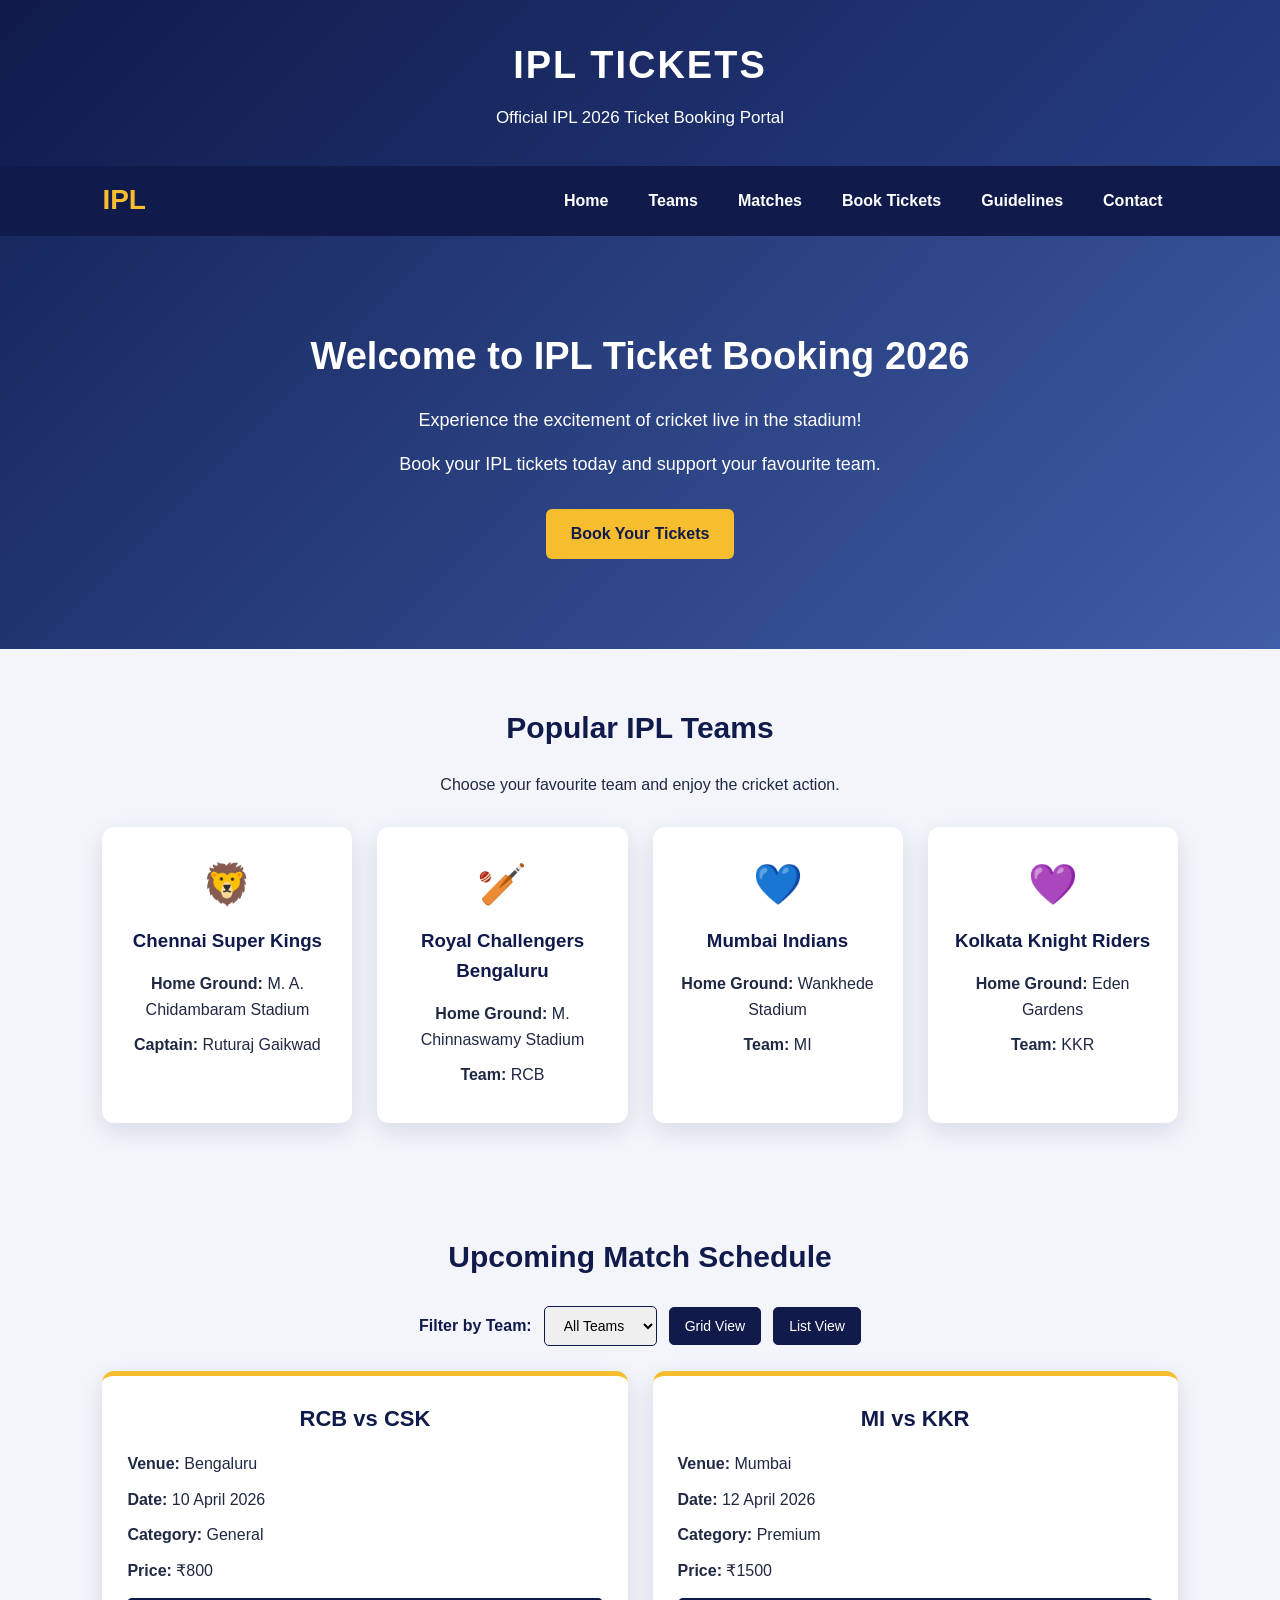
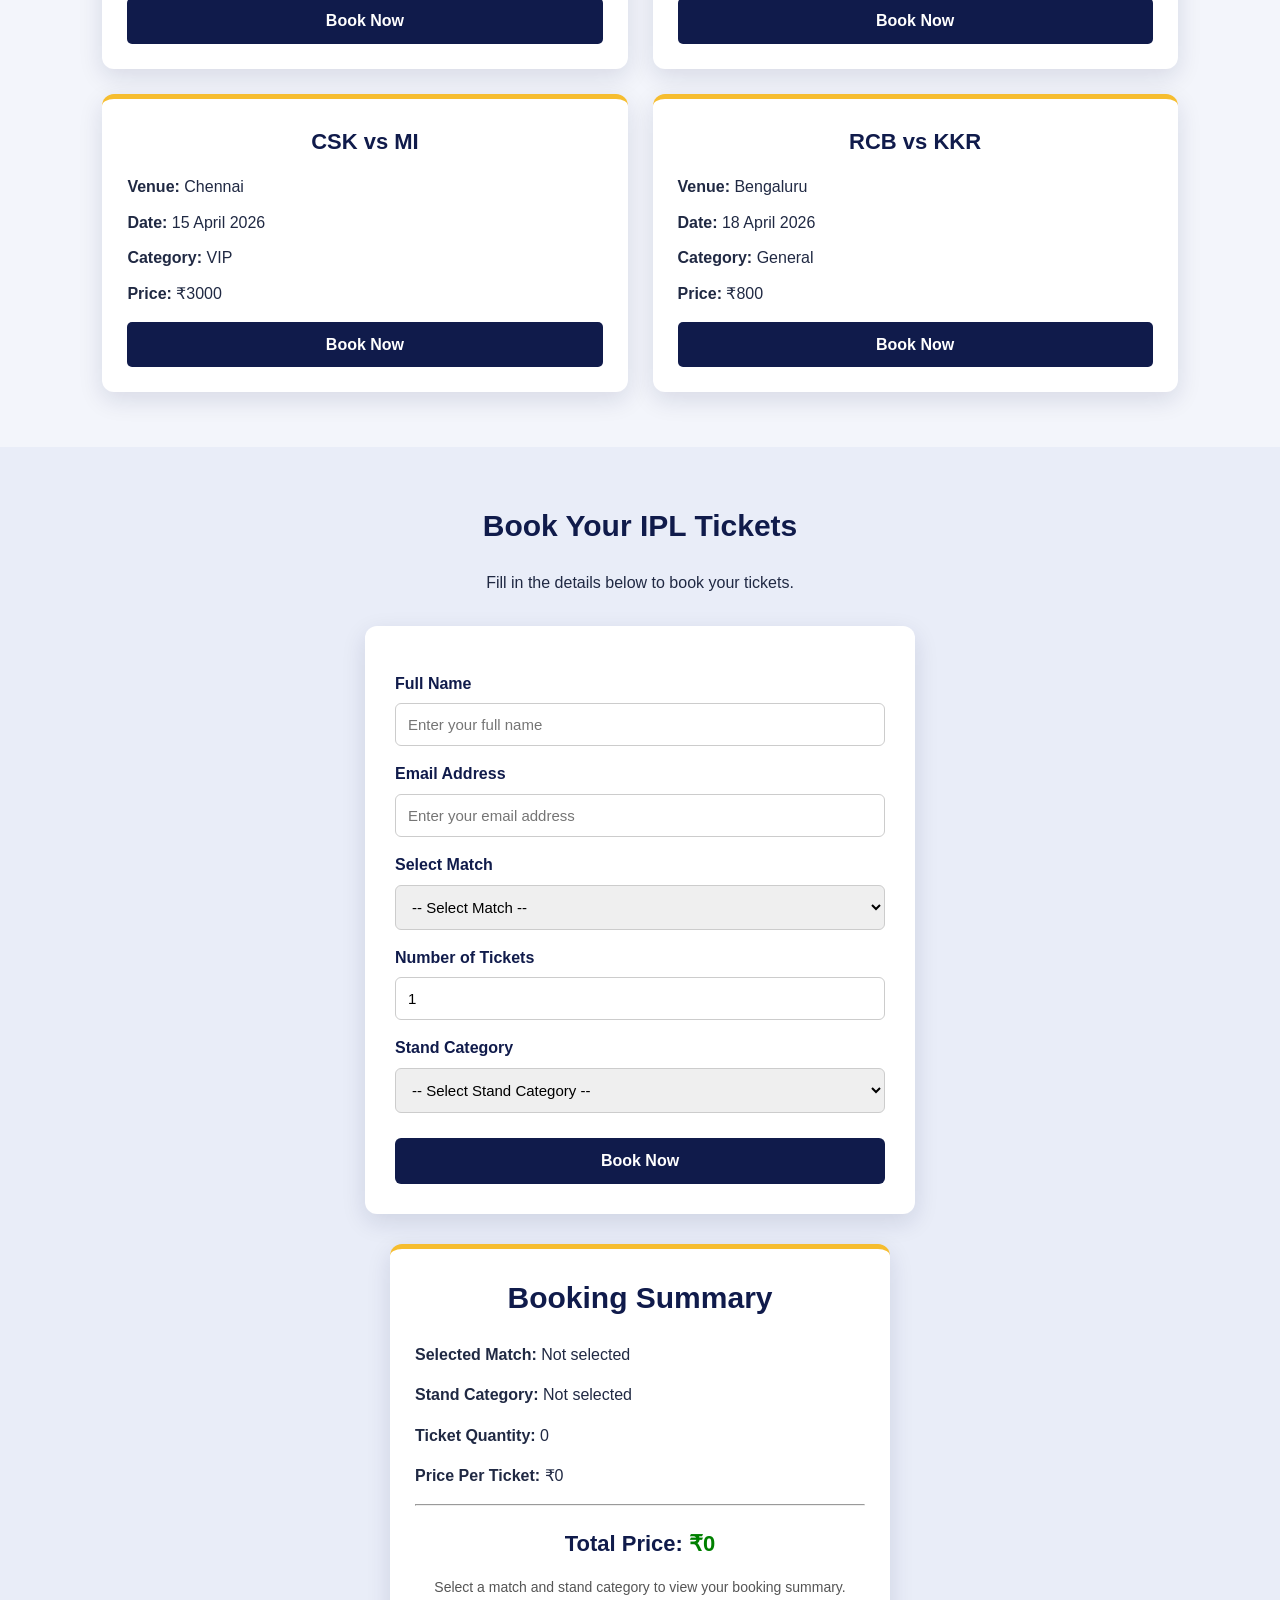
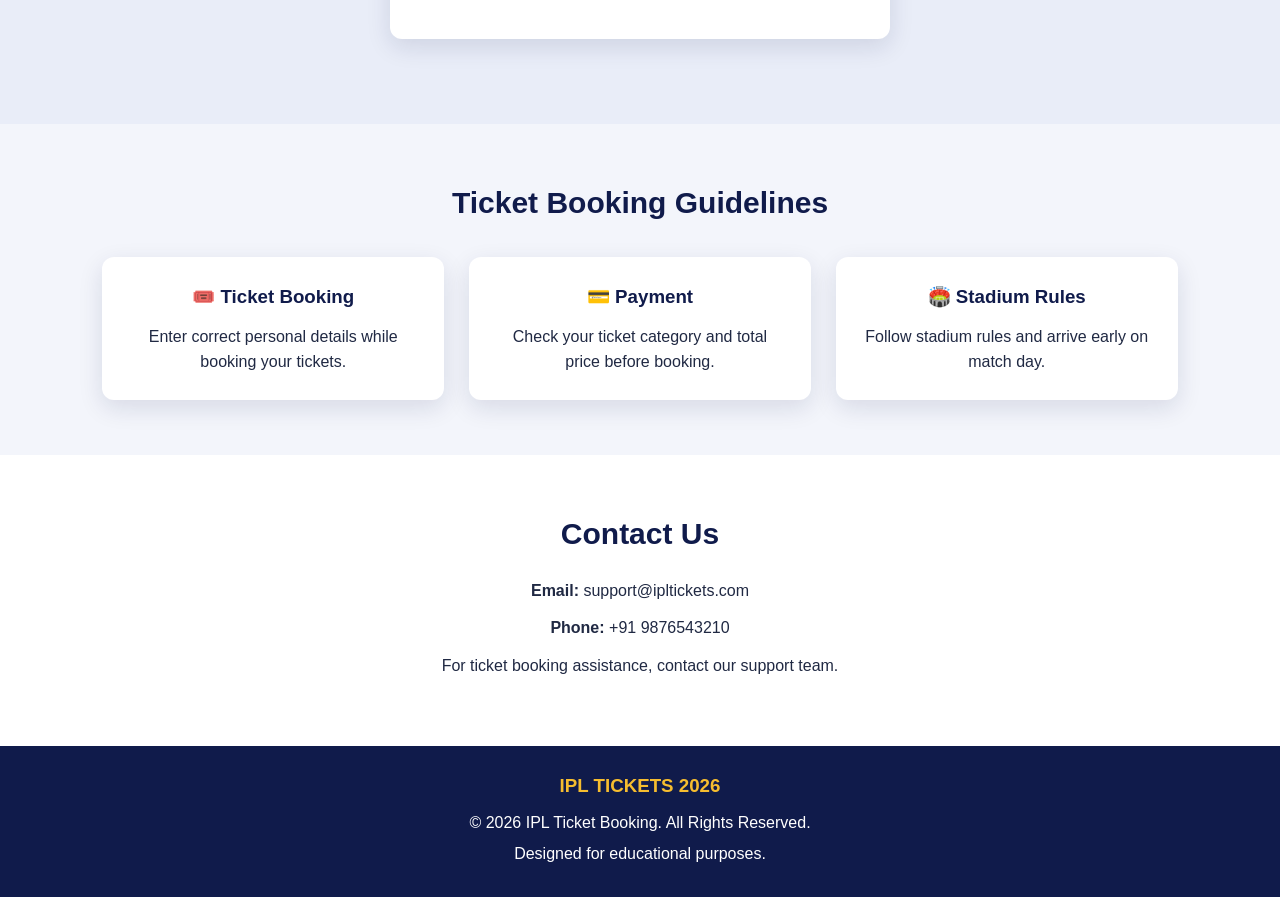
<file: index.html>
<!DOCTYPE html>
<html lang="en">
<head>
    <meta charset="UTF-8">
    <meta name="viewport" content="width=device-width, initial-scale=1.0">
    <title>IPL Ticket Booking 2026</title>
    <link rel="stylesheet" href="style.css">
</head>

<body>

    <!-- Header -->
    <header>
        <h1>IPL TICKETS</h1>
        <p>Official IPL 2026 Ticket Booking Portal</p>
    </header>

    <!-- Navigation -->
    <nav class="navbar">
        <h2 class="logo">IPL</h2>

        <button class="menu-toggle" id="menuToggle"
                aria-label="Toggle navigation" aria-expanded="false">
            ☰
        </button>

        <div class="nav-links" id="navLinks">
            <a href="#home">Home</a>
            <a href="#teams">Teams</a>
            <a href="#schedule">Matches</a>
            <a href="#booking">Book Tickets</a>
            <a href="#guidelines">Guidelines</a>
            <a href="#contact">Contact</a>
        </div>
    </nav>

    <!-- Hero Section -->
    <section id="home">
        <h1>Welcome to IPL Ticket Booking 2026</h1>
        <p>Experience the excitement of cricket live in the stadium!</p>
        <p>Book your IPL tickets today and support your favourite team.</p>
        <a href="#booking" class="hero-button">Book Your Tickets</a>
    </section>

    <!-- Popular Teams -->
    <section id="teams">
        <h2>Popular IPL Teams</h2>
        <p>Choose your favourite team and enjoy the cricket action.</p>

        <div class="team-container">

            <div class="team-card">
                <div class="team-icon">🦁</div>
                <h3>Chennai Super Kings</h3>
                <p><strong>Home Ground:</strong> M. A. Chidambaram Stadium</p>
                <p><strong>Captain:</strong> Ruturaj Gaikwad</p>
            </div>

            <div class="team-card">
                <div class="team-icon">🏏</div>
                <h3>Royal Challengers Bengaluru</h3>
                <p><strong>Home Ground:</strong> M. Chinnaswamy Stadium</p>
                <p><strong>Team:</strong> RCB</p>
            </div>

            <div class="team-card">
                <div class="team-icon">💙</div>
                <h3>Mumbai Indians</h3>
                <p><strong>Home Ground:</strong> Wankhede Stadium</p>
                <p><strong>Team:</strong> MI</p>
            </div>

            <div class="team-card">
                <div class="team-icon">💜</div>
                <h3>Kolkata Knight Riders</h3>
                <p><strong>Home Ground:</strong> Eden Gardens</p>
                <p><strong>Team:</strong> KKR</p>
            </div>

        </div>
    </section>

    <!-- Match Schedule -->
    <section id="schedule">
        <h2>Upcoming Match Schedule</h2>

        <!-- Team Filter -->
        <div class="match-controls">

            <label for="teamFilter">Filter by Team:</label>

            <select id="teamFilter">
                <option value="all">All Teams</option>
                <option value="RCB">RCB</option>
                <option value="CSK">CSK</option>
                <option value="MI">MI</option>
                <option value="KKR">KKR</option>
            </select>

            <button type="button" id="gridBtn">Grid View</button>
            <button type="button" id="listBtn">List View</button>

        </div>

        <!-- Match Cards -->
        <div class="match-container" id="matchContainer">

            <div class="match-card" data-teams="RCB CSK">
                <h3>RCB vs CSK</h3>
                <p><strong>Venue:</strong> Bengaluru</p>
                <p><strong>Date:</strong> 10 April 2026</p>
                <p><strong>Category:</strong> General</p>
                <p><strong>Price:</strong> ₹800</p>
                <a href="#booking" class="match-button">Book Now</a>
            </div>

            <div class="match-card" data-teams="MI KKR">
                <h3>MI vs KKR</h3>
                <p><strong>Venue:</strong> Mumbai</p>
                <p><strong>Date:</strong> 12 April 2026</p>
                <p><strong>Category:</strong> Premium</p>
                <p><strong>Price:</strong> ₹1500</p>
                <a href="#booking" class="match-button">Book Now</a>
            </div>

            <div class="match-card" data-teams="CSK MI">
                <h3>CSK vs MI</h3>
                <p><strong>Venue:</strong> Chennai</p>
                <p><strong>Date:</strong> 15 April 2026</p>
                <p><strong>Category:</strong> VIP</p>
                <p><strong>Price:</strong> ₹3000</p>
                <a href="#booking" class="match-button">Book Now</a>
            </div>

            <div class="match-card" data-teams="RCB KKR">
                <h3>RCB vs KKR</h3>
                <p><strong>Venue:</strong> Bengaluru</p>
                <p><strong>Date:</strong> 18 April 2026</p>
                <p><strong>Category:</strong> General</p>
                <p><strong>Price:</strong> ₹800</p>
                <a href="#booking" class="match-button">Book Now</a>
            </div>

        </div>
    </section>

    <!-- Ticket Booking Form -->
    <section id="booking">
        <h2>Book Your IPL Tickets</h2>
        <p>Fill in the details below to book your tickets.</p>

        <form id="bookingForm">

            <label for="name">Full Name</label>
            <input type="text" id="name" name="name"
                   placeholder="Enter your full name" required>

            <label for="email">Email Address</label>
            <input type="email" id="email" name="email"
                   placeholder="Enter your email address" required>

            <label for="match">Select Match</label>
            <select id="match" name="match" required>
                <option value="">-- Select Match --</option>
                <option value="RCB vs CSK">RCB vs CSK</option>
                <option value="MI vs KKR">MI vs KKR</option>
                <option value="CSK vs MI">CSK vs MI</option>
                <option value="RCB vs KKR">RCB vs KKR</option>
            </select>

            <label for="quantity">Number of Tickets</label>
            <input type="number" id="quantity" name="quantity"
                   min="1" max="10" value="1" required>

            <label for="category">Stand Category</label>
            <select id="category" name="category" required>
                <option value="">-- Select Stand Category --</option>
                <option value="General">General</option>
                <option value="Premium">Premium</option>
                <option value="VIP">VIP</option>
            </select>

            <button type="submit">Book Now</button>
        </form>

        <!-- Booking Summary -->
        <div class="booking-summary">
            <h2>Booking Summary</h2>

            <p><strong>Selected Match:</strong>
                <span id="summaryMatch">Not selected</span></p>

            <p><strong>Stand Category:</strong>
                <span id="summaryCategory">Not selected</span></p>

            <p><strong>Ticket Quantity:</strong>
                <span id="summaryQuantity">0</span></p>

            <p><strong>Price Per Ticket:</strong>
                <span id="summaryPrice">₹0</span></p>

            <hr>

            <h3>Total Price: <span id="totalPrice">₹0</span></h3>

            <p id="summaryMessage">
                Select a match and stand category to view your booking summary.
            </p>
        </div>
    </section>

    <!-- Guidelines -->
    <section id="guidelines">
        <h2>Ticket Booking Guidelines</h2>

        <div class="guidelines-container">

            <div class="guideline-card">
                <h3>🎟️ Ticket Booking</h3>
                <p>Enter correct personal details while booking your tickets.</p>
            </div>

            <div class="guideline-card">
                <h3>💳 Payment</h3>
                <p>Check your ticket category and total price before booking.</p>
            </div>

            <div class="guideline-card">
                <h3>🏟️ Stadium Rules</h3>
                <p>Follow stadium rules and arrive early on match day.</p>
            </div>

        </div>
    </section>

    <!-- Contact -->
    <section id="contact">
        <h2>Contact Us</h2>
        <p><strong>Email:</strong> support@ipltickets.com</p>
        <p><strong>Phone:</strong> +91 9876543210</p>
        <p>For ticket booking assistance, contact our support team.</p>
    </section>

    <!-- Footer -->
    <footer>
        <h3>IPL TICKETS 2026</h3>
        <p>© 2026 IPL Ticket Booking. All Rights Reserved.</p>
        <p>Designed for educational purposes.</p>
    </footer>

    <script src="app.js"></script>

</body>
</html>
</file>
<file: style.css>
/* IPL Ticket Booking 2026 - Activity 8 */

/* Color Variables */
:root {
    --primary: #101b4b;
    --accent: #f6bd2f;
    --background: #f3f5fb;
    --text: #202943;
    --white: #ffffff;
    --shadow: 0 8px 25px rgba(16, 27, 75, 0.12);
}

/* General Styling */
* {
    margin: 0;
    padding: 0;
    box-sizing: border-box;
}

html {
    scroll-behavior: smooth;
}

body {
    font-family: Arial, sans-serif;
    background: var(--background);
    color: var(--text);
    line-height: 1.6;
}

/* Header */
header {
    background: linear-gradient(135deg, #101b4b, #263d82);
    color: var(--white);
    text-align: center;
    padding: 35px 20px;
}

header h1 {
    font-size: 38px;
    letter-spacing: 2px;
    margin-bottom: 8px;
}

header p {
    font-size: 17px;
}

/* Navigation - Flexbox */
.navbar {
    background: var(--primary);
    display: flex;
    align-items: center;
    justify-content: space-between;
    padding: 12px 8%;
    position: sticky;
    top: 0;
    z-index: 100;
}

.logo {
    color: var(--accent);
    font-size: 28px;
}

.nav-links {
    display: flex;
    align-items: center;
    gap: 10px;
}

.nav-links a {
    color: var(--white);
    text-decoration: none;
    padding: 10px 15px;
    font-weight: bold;
    transition: 0.3s;
}

.nav-links a:hover {
    background: var(--accent);
    color: var(--primary);
    border-radius: 5px;
}

/* Hamburger Menu */
.menu-toggle {
    display: none;
    background: var(--accent);
    color: var(--primary);
    border: none;
    padding: 8px 13px;
    font-size: 24px;
    border-radius: 5px;
    cursor: pointer;
}

/* Common Sections */
section {
    padding: 55px 8%;
    scroll-margin-top: 75px;
}

section h2 {
    text-align: center;
    color: var(--primary);
    font-size: 30px;
    margin-bottom: 20px;
}

section > p {
    text-align: center;
    margin-bottom: 25px;
}

/* Hero Section */
#home {
    background: linear-gradient(135deg, #17285f, #405da7);
    color: var(--white);
    text-align: center;
    padding: 90px 20px;
}

#home h1 {
    font-size: 38px;
    margin-bottom: 20px;
}

#home p {
    font-size: 18px;
    margin-bottom: 15px;
}

.hero-button {
    display: inline-block;
    background: var(--accent);
    color: var(--primary);
    padding: 12px 25px;
    margin-top: 15px;
    border-radius: 6px;
    text-decoration: none;
    font-weight: bold;
    transition: 0.3s;
}

.hero-button:hover {
    background: var(--white);
    transform: translateY(-3px);
}

/* IPL Teams - CSS Grid */
.team-container {
    display: grid;
    grid-template-columns: repeat(auto-fit, minmax(220px, 1fr));
    gap: 25px;
    margin-top: 30px;
}

.team-card {
    background: var(--white);
    padding: 25px;
    border-radius: 12px;
    text-align: center;
    box-shadow: var(--shadow);
    transition: 0.3s;
}

.team-card:hover {
    transform: translateY(-7px);
}

.team-icon {
    font-size: 40px;
    margin-bottom: 10px;
}

.team-card h3 {
    color: var(--primary);
    margin-bottom: 15px;
}

.team-card p {
    margin: 10px 0;
}

/* Match Controls */
.match-controls {
    display: flex;
    justify-content: center;
    align-items: center;
    flex-wrap: wrap;
    gap: 12px;
    margin: 25px 0;
}

.match-controls label {
    font-weight: bold;
    color: var(--primary);
}

.match-controls select,
.match-controls button {
    padding: 10px 15px;
    border: 1px solid var(--primary);
    border-radius: 5px;
    font-size: 14px;
}

.match-controls button {
    background: var(--primary);
    color: var(--white);
    cursor: pointer;
    transition: 0.3s;
}

.match-controls button:hover {
    background: var(--accent);
    color: var(--primary);
}

/* Match Cards - CSS Grid */
.match-container {
    display: grid;
    grid-template-columns: repeat(2, minmax(0, 1fr));
    gap: 25px;
    margin-top: 25px;
}

.match-card {
    background: var(--white);
    padding: 25px;
    border-radius: 12px;
    box-shadow: var(--shadow);
    border-top: 5px solid var(--accent);
    transition: 0.3s;
}

.match-card:hover {
    transform: translateY(-5px);
}

.match-card h3 {
    color: var(--primary);
    font-size: 22px;
    margin-bottom: 15px;
    text-align: center;
}

.match-card p {
    margin: 10px 0;
}

.match-button {
    display: block;
    background: var(--primary);
    color: var(--white);
    text-align: center;
    text-decoration: none;
    padding: 10px;
    border-radius: 5px;
    margin-top: 15px;
    font-weight: bold;
}

.match-button:hover {
    background: var(--accent);
    color: var(--primary);
}

/* List View */
.match-container.list-view {
    grid-template-columns: 1fr;
}

.match-container.list-view .match-card {
    display: flex;
    flex-wrap: wrap;
    align-items: center;
    justify-content: space-between;
    gap: 12px;
}

.match-container.list-view .match-card h3 {
    width: 100%;
}

.match-container.list-view .match-card p {
    margin: 0;
}

.match-container.list-view .match-button {
    min-width: 120px;
    margin-top: 0;
}

/* Booking Form */
#booking {
    background: #e9edf8;
}

#bookingForm {
    max-width: 550px;
    margin: 30px auto;
    background: var(--white);
    padding: 30px;
    border-radius: 12px;
    box-shadow: var(--shadow);
}

#bookingForm label {
    display: block;
    margin: 15px 0 7px;
    font-weight: bold;
    color: var(--primary);
}

#bookingForm input,
#bookingForm select {
    width: 100%;
    padding: 12px;
    border: 1px solid #ccc;
    border-radius: 6px;
    font-size: 15px;
    outline: none;
}

#bookingForm input:focus,
#bookingForm select:focus {
    border-color: var(--primary);
    box-shadow: 0 0 5px rgba(16, 27, 75, 0.2);
}

#bookingForm button {
    width: 100%;
    background: var(--primary);
    color: var(--white);
    border: none;
    padding: 14px;
    margin-top: 25px;
    border-radius: 6px;
    font-size: 16px;
    font-weight: bold;
    cursor: pointer;
}

#bookingForm button:hover {
    background: var(--accent);
    color: var(--primary);
}

/* Booking Summary */
.booking-summary {
    max-width: 500px;
    margin: 30px auto;
    padding: 25px;
    background: var(--white);
    border-radius: 12px;
    box-shadow: var(--shadow);
    border-top: 5px solid var(--accent);
}

.booking-summary h2 {
    color: var(--primary);
    text-align: center;
    margin-bottom: 20px;
}

.booking-summary p {
    margin: 15px 0;
}

.booking-summary h3 {
    color: var(--primary);
    font-size: 22px;
    margin-top: 20px;
    text-align: center;
}

.booking-summary #totalPrice {
    color: #008000;
}

.booking-summary #summaryMessage {
    text-align: center;
    color: #555;
    font-size: 14px;
    margin-top: 15px;
}

/* Guidelines - 3 Column Grid */
.guidelines-container {
    display: grid;
    grid-template-columns: repeat(3, minmax(0, 1fr));
    gap: 25px;
    margin-top: 30px;
}

.guideline-card {
    background: var(--white);
    padding: 25px;
    text-align: center;
    border-radius: 12px;
    box-shadow: var(--shadow);
    transition: 0.3s;
}

.guideline-card:hover {
    transform: translateY(-5px);
}

.guideline-card h3 {
    color: var(--primary);
    margin-bottom: 12px;
}

/* Contact */
#contact {
    text-align: center;
    background: var(--white);
}

#contact p {
    margin: 12px 0;
}

/* Footer */
footer {
    background: var(--primary);
    color: var(--white);
    text-align: center;
    padding: 25px 15px;
}

footer h3 {
    color: var(--accent);
    margin-bottom: 10px;
}

footer p {
    margin: 5px 0;
}

/* Toast Notification */
#toast {
    visibility: hidden;
    opacity: 0;
    position: fixed;
    bottom: 30px;
    right: 30px;
    background: var(--primary);
    color: var(--white);
    padding: 15px 25px;
    border-left: 5px solid var(--accent);
    border-radius: 6px;
    box-shadow: var(--shadow);
    z-index: 1000;
    transition: opacity 0.3s;
}

#toast.show {
    visibility: visible;
    opacity: 1;
}

/* Tablet Responsive Design */
@media (max-width: 900px) {

    .navbar {
        padding: 12px 5%;
    }

    .nav-links {
        gap: 2px;
    }

    .nav-links a {
        padding: 8px;
        font-size: 14px;
    }

    .match-container {
        grid-template-columns: 1fr;
    }

    .guidelines-container {
        grid-template-columns: repeat(2, 1fr);
    }
}

/* Mobile Responsive Design */
@media (max-width: 600px) {

    header h1 {
        font-size: 28px;
    }

    #home h1 {
        font-size: 27px;
    }

    section {
        padding: 35px 5%;
    }

    section h2 {
        font-size: 24px;
    }

    /* Hamburger Menu */
    .navbar {
        flex-wrap: wrap;
        padding: 12px 5%;
    }

    .menu-toggle {
        display: block;
    }

    .nav-links {
        display: none;
        flex-direction: column;
        align-items: stretch;
        width: 100%;
        padding-top: 12px;
    }

    .nav-links.active {
        display: flex;
    }

    .nav-links a {
        text-align: center;
        padding: 12px;
    }

    .team-container {
        grid-template-columns: 1fr;
    }

    .match-container {
        grid-template-columns: 1fr;
    }

    .match-controls {
        flex-direction: column;
    }

    .match-controls select,
    .match-controls button {
        width: 100%;
    }

    .match-container.list-view .match-card {
        flex-direction: column;
        align-items: stretch;
    }

    .guidelines-container {
        grid-template-columns: 1fr;
    }

    #bookingForm {
        padding: 20px;
    }

    .booking-summary {
        padding: 20px;
    }

    #toast {
        right: 10px;
        bottom: 15px;
        left: 10px;
        text-align: center;
    }
}
</file>
